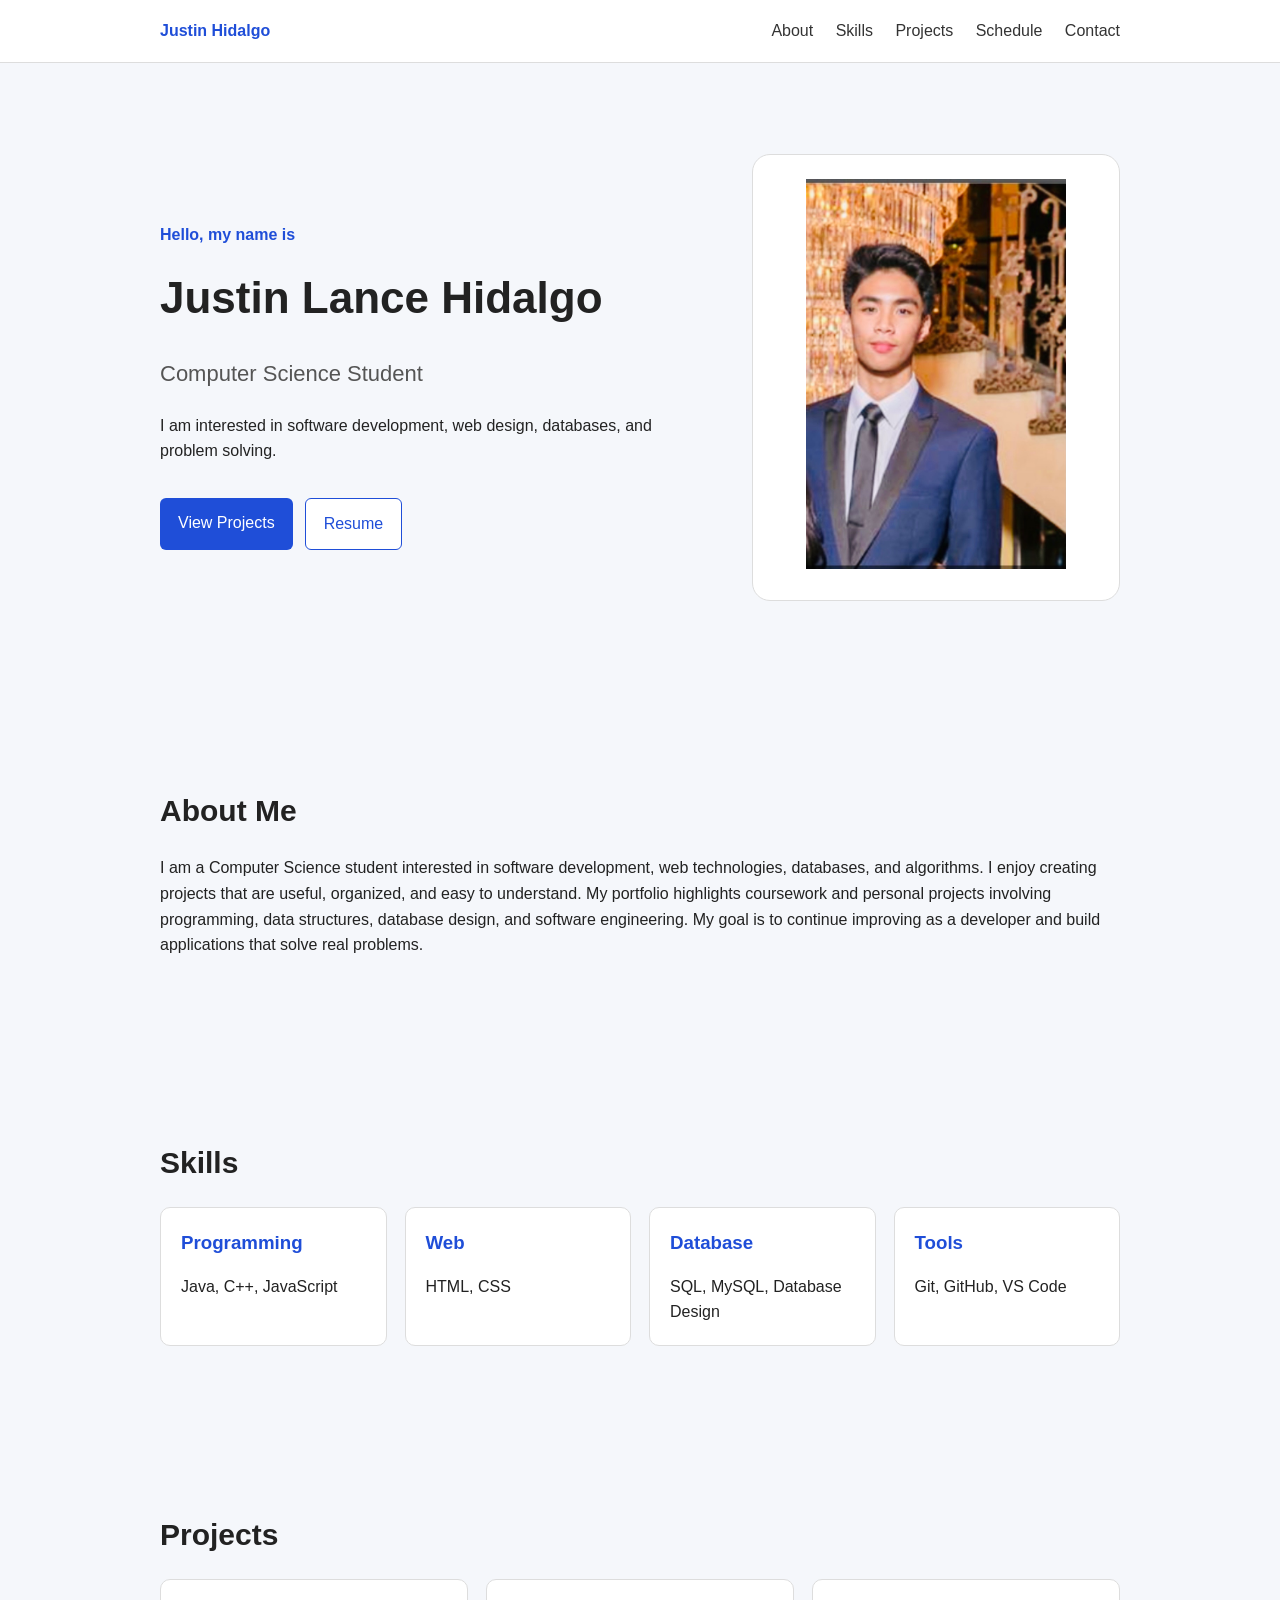
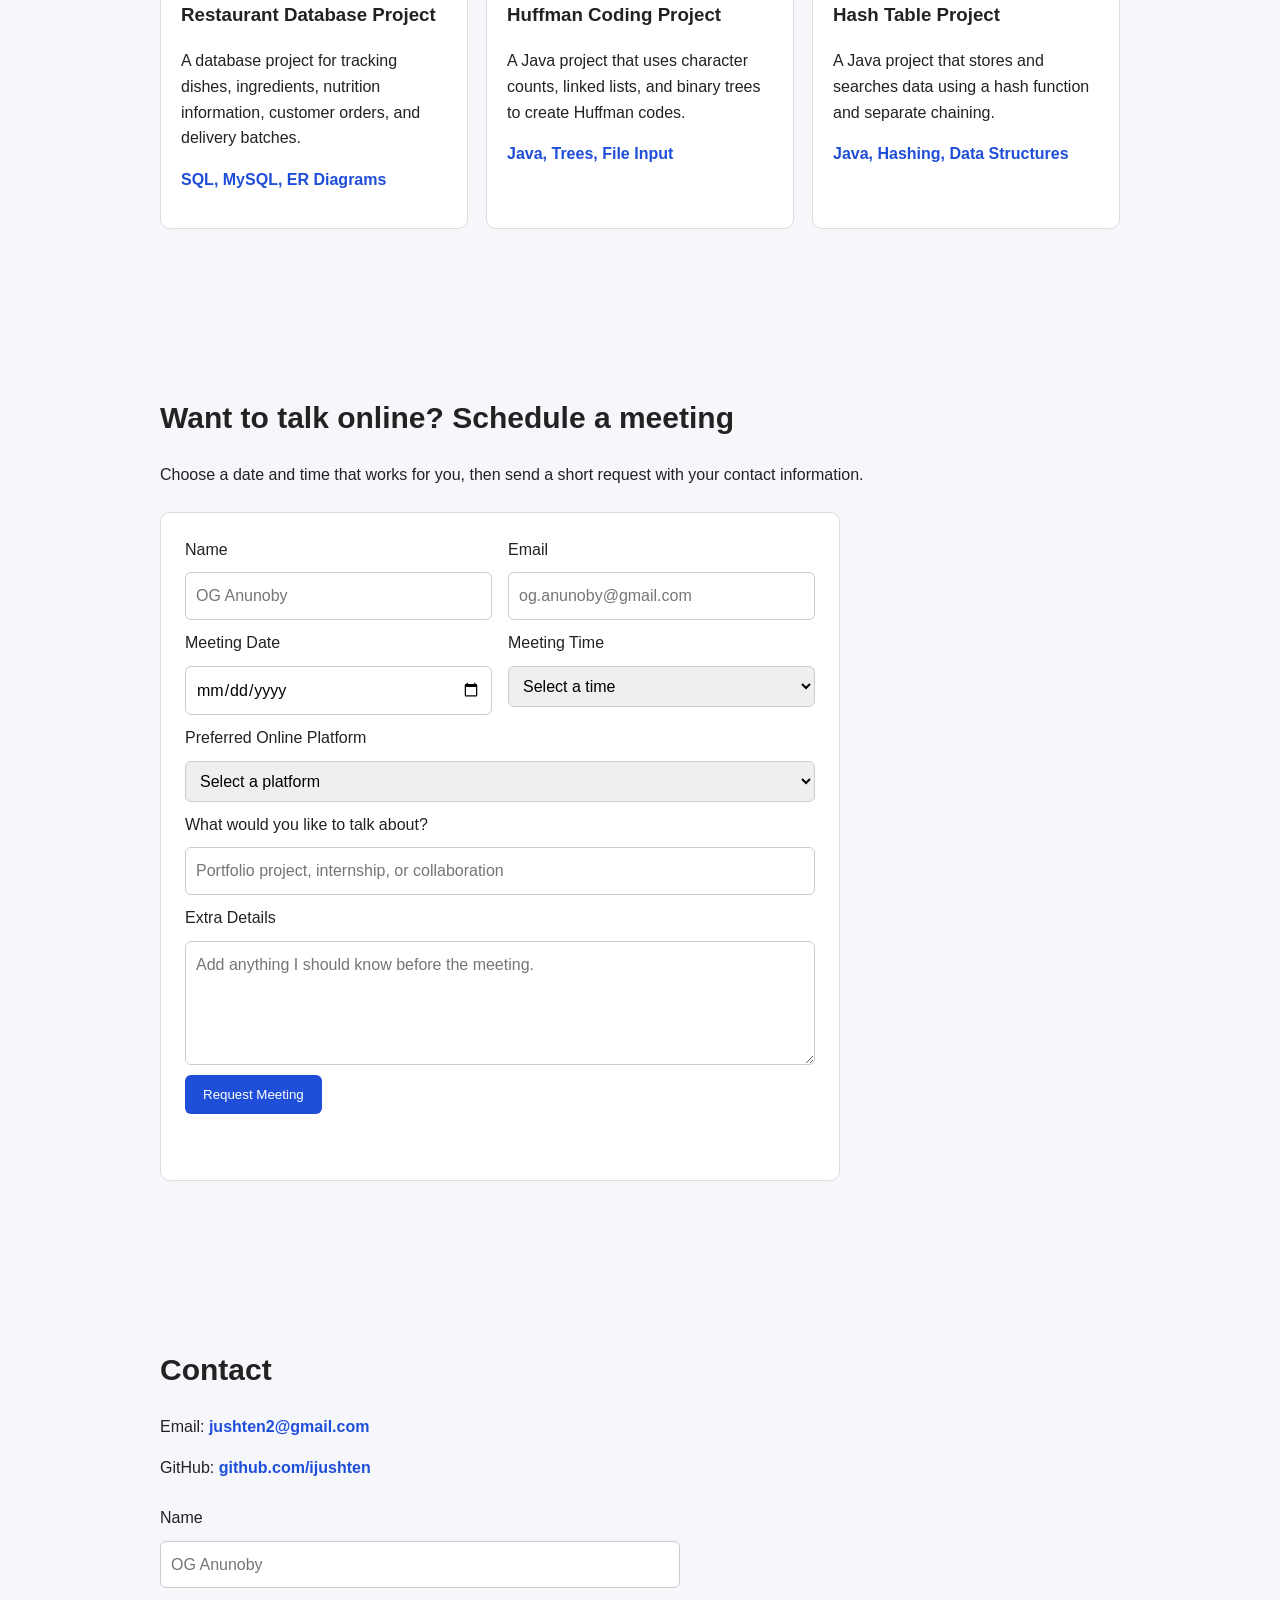
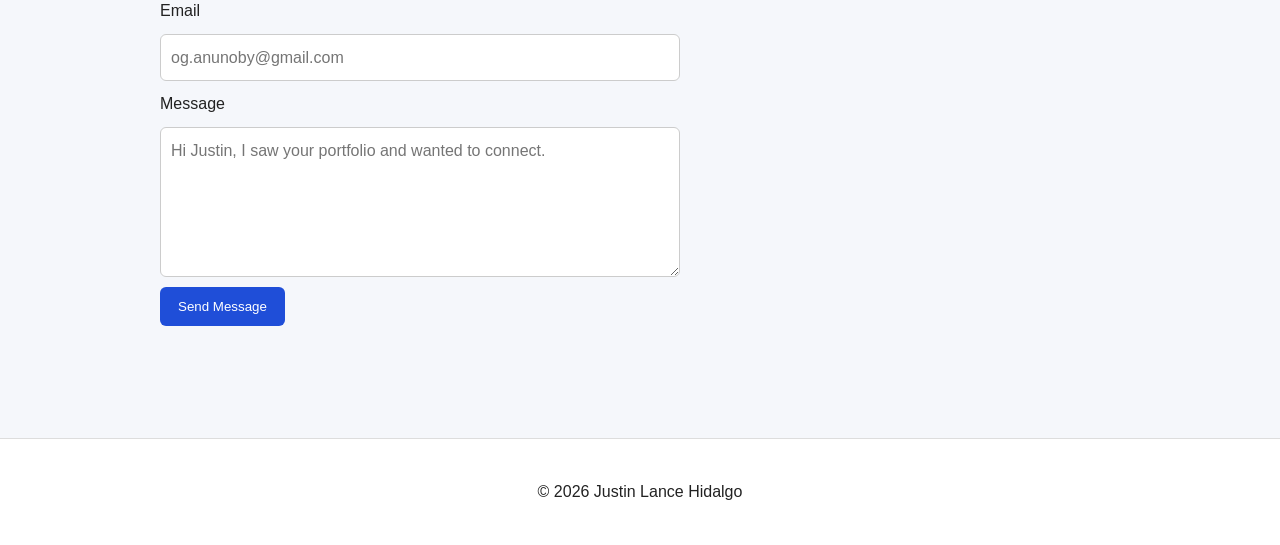
<file: index.html>
<!DOCTYPE html>
<html lang="en">
<head>
    <!-- Basic page setup -->
    <meta charset="UTF-8">
    <meta name="viewport" content="width=device-width, initial-scale=1.0">
    <title>Justin Lance Hidalgo | Portfolio</title>

    <!-- Main stylesheet -->
    <link rel="stylesheet" href="css/style.css">
</head>
<body>
    <!-- Header and navigation menu -->
    <header class="site-header">
        <nav class="navbar">
            <a class="logo" href="#home">Justin Hidalgo</a>
            <button class="menu-button" id="menuButton" type="button">Menu</button>

            <!-- Links to each section of the page -->
            <div class="nav-links" id="navLinks">
                <a href="#about">About</a>
                <a href="#skills">Skills</a>
                <a href="#projects">Projects</a>
                <a href="#schedule">Schedule</a>
                <a href="#contact">Contact</a>
            </div>
        </nav>
    </header>

    <main>
        <!-- Home section with introduction and profile image -->
        <section id="home" class="hero section">
            <div class="hero-text">
                <p class="intro">Hello, my name is</p>
                <h1>Justin Lance Hidalgo</h1>
                <p class="subtitle">Computer Science Student</p>
                <p>I am interested in software development, web design, databases, and problem solving.</p>

                <!-- Main action buttons -->
                <div class="hero-buttons">
                    <a class="button" href="#projects">View Projects</a>
                    <a class="button secondary" href="resume/Justin_Hidalgo_Resume.pdf">Resume</a>
                </div>
            </div>

            <!-- Personal image placeholder or profile picture -->
            <div class="profile-card">
                <img src="images/justin.JPG" alt="Justin Picture">
            </div>
        </section>

        <!-- About section -->
        <section id="about" class="section">
            <h2>About Me</h2>
            <p>I am a Computer Science student interested in software development, web technologies, databases, and algorithms. I enjoy creating projects that are useful, organized, and easy to understand.

My portfolio highlights coursework and personal projects involving programming, data structures, database design, and software engineering. My goal is to continue improving as a developer and build applications that solve real problems.</p>
        </section>

        <!-- Skills section organized by category -->
        <section id="skills" class="section">
            <h2>Skills</h2>
            <div class="skills-grid">
                <article class="skill-card">
                    <h3>Programming</h3>
                    <p>Java, C++, JavaScript</p>
                </article>

                <article class="skill-card">
                    <h3>Web</h3>
                    <p>HTML, CSS</p>
                </article>

                <article class="skill-card">
                    <h3>Database</h3>
                    <p>SQL, MySQL, Database Design</p>
                </article>

                <article class="skill-card">
                    <h3>Tools</h3>
                    <p>Git, GitHub, VS Code</p>
                </article>
            </div>
        </section>

        <!-- Projects section -->
        <section id="projects" class="section">
            <h2>Projects</h2>
            <div class="project-grid">
                <article class="project-card">
                    <h3>Restaurant Database Project</h3>
                    <p>A database project for tracking dishes, ingredients, nutrition information, customer orders, and delivery batches.</p>
                    <p class="tools">SQL, MySQL, ER Diagrams</p>
                </article>

                <article class="project-card">
                    <h3>Huffman Coding Project</h3>
                    <p>A Java project that uses character counts, linked lists, and binary trees to create Huffman codes.</p>
                    <p class="tools">Java, Trees, File Input</p>
                </article>

                <article class="project-card">
                    <h3>Hash Table Project</h3>
                    <p>A Java project that stores and searches data using a hash function and separate chaining.</p>
                    <p class="tools">Java, Hashing, Data Structures</p>
                </article>
            </div>
        </section>

        <!-- Online meeting request section -->
        <section id="schedule" class="section">
            <h2>Want to talk online? Schedule a meeting</h2>
            <p>Choose a date and time that works for you, then send a short request with your contact information.</p>

            <div class="schedule-card">
                <form id="meetingForm" class="meeting-form">
                    <div class="form-row">
                        <div>
                            <label for="meetingName">Name</label>
                            <input type="text" id="meetingName" name="meetingName" placeholder="OG Anunoby">
                        </div>

                        <div>
                            <label for="meetingEmail">Email</label>
                            <input type="email" id="meetingEmail" name="meetingEmail" placeholder="og.anunoby@gmail.com">
                        </div>
                    </div>

                    <div class="form-row">
                        <div>
                            <label for="meetingDate">Meeting Date</label>
                            <input type="date" id="meetingDate" name="meetingDate">
                        </div>

                        <div>
                            <label for="meetingTime">Meeting Time</label>
                            <select id="meetingTime" name="meetingTime">
                                <option value="">Select a time</option>
                                <option value="10:00 AM">10:00 AM</option>
                                <option value="12:00 PM">12:00 PM</option>
                                <option value="2:00 PM">2:00 PM</option>
                                <option value="4:00 PM">4:00 PM</option>
                                <option value="6:00 PM">6:00 PM</option>
                            </select>
                        </div>
                    </div>

                    <label for="meetingPlatform">Preferred Online Platform</label>
                    <select id="meetingPlatform" name="meetingPlatform">
                        <option value="">Select a platform</option>
                        <option value="Google Meet">Google Meet</option>
                        <option value="Zoom">Zoom</option>
                        <option value="Microsoft Teams">Microsoft Teams</option>
                    </select>

                    <label for="meetingTopic">What would you like to talk about?</label>
                    <input type="text" id="meetingTopic" name="meetingTopic" placeholder="Portfolio project, internship, or collaboration">

                    <label for="meetingNotes">Extra Details</label>
                    <textarea id="meetingNotes" name="meetingNotes" rows="4" placeholder="Add anything I should know before the meeting."></textarea>

                    <button type="submit">Request Meeting</button>
                    <p id="meetingMessage"></p>
                </form>
            </div>
        </section>

        <!-- Contact section with clickable links and a contact form -->
        <section id="contact" class="section">
            <h2>Contact</h2>
            <p>Email: <a class="contact-link" href="mailto:jushten2@gmail.com">jushten2@gmail.com</a></p>
            <p>GitHub: <a class="contact-link" href="https://github.com/ijushten" target="_blank" rel="noopener noreferrer">github.com/ijushten</a></p>

            <form id="contactForm" class="contact-form">
                <label for="name">Name</label>
                <input type="text" id="name" name="name" placeholder="OG Anunoby">

                <label for="email">Email</label>
                <input type="email" id="email" name="email" placeholder="og.anunoby@gmail.com">

                <label for="message">Message</label>
                <textarea id="message" name="message" rows="5" placeholder="Hi Justin, I saw your portfolio and wanted to connect."></textarea>

                <button type="submit">Send Message</button>
                <p id="formMessage"></p>
            </form>
        </section>
    </main>

    <!-- Footer -->
    <footer>
        <p>&copy; 2026 Justin Lance Hidalgo</p>
    </footer>

    <!-- Main JavaScript file -->
    <script src="js/script.js"></script>
</body>
</html>
</file>
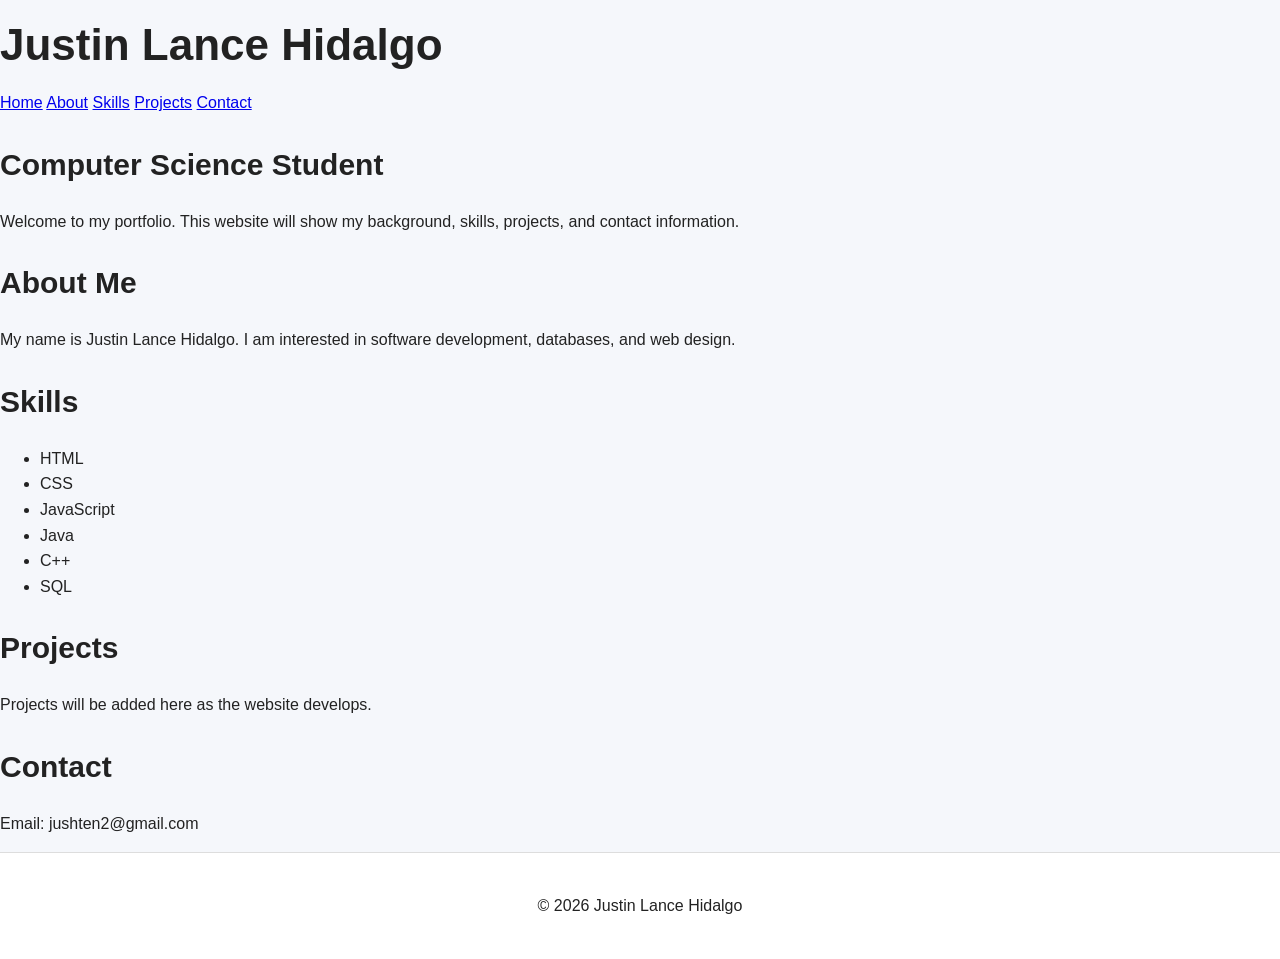
<file: index .html>
<!DOCTYPE html>
<html lang="en">
<head>
    <meta charset="UTF-8">
    <meta name="viewport" content="width=device-width, initial-scale=1.0">
    <title>Justin Lance Hidalgo | Portfolio</title>
    <link rel="stylesheet" href="css/style.css">
</head>
<body>
    <header>
        <h1>Justin Lance Hidalgo</h1>
        <nav>
            <a href="#home">Home</a>
            <a href="#about">About</a>
            <a href="#skills">Skills</a>
            <a href="#projects">Projects</a>
            <a href="#contact">Contact</a>
        </nav>
    </header>

    <main>
        <section id="home">
            <h2>Computer Science Student</h2>
            <p>
                Welcome to my portfolio. This website will show my background,
                skills, projects, and contact information.
            </p>
        </section>

        <section id="about">
            <h2>About Me</h2>
            <p>
                My name is Justin Lance Hidalgo. I am interested in software
                development, databases, and web design.
            </p>
        </section>

        <section id="skills">
            <h2>Skills</h2>
            <ul>
                <li>HTML</li>
                <li>CSS</li>
                <li>JavaScript</li>
                <li>Java</li>
                <li>C++</li>
                <li>SQL</li>
            </ul>
        </section>

        <section id="projects">
            <h2>Projects</h2>
            <p>Projects will be added here as the website develops.</p>
        </section>

        <section id="contact">
            <h2>Contact</h2>
            <p>Email: jushten2@gmail.com</p>
        </section>
    </main>

    <footer>
        <p>© 2026 Justin Lance Hidalgo</p>
    </footer>

    <script src="js/script.js"></script>
</body>
</html>
</file>
<file: css/style.css>
/* Makes padding and borders easier to calculate */
* {
    box-sizing: border-box;
}

/* Main page style */
body {
    margin: 0;
    font-family: Arial, Helvetica, sans-serif;
    color: #222;
    background: #f5f7fb;
    line-height: 1.6;
}

/* Sticky header at the top of the page */
.site-header {
    background: white;
    border-bottom: 1px solid #ddd;
    position: sticky;
    top: 0;
    z-index: 10;
}

/* Navigation layout */
.navbar {
    max-width: 1000px;
    margin: 0 auto;
    padding: 18px 20px;
    display: flex;
    justify-content: space-between;
    align-items: center;
}

.logo {
    font-weight: bold;
    color: #1f4ed8;
    text-decoration: none;
}

.nav-links a {
    margin-left: 18px;
    color: #333;
    text-decoration: none;
}

.nav-links a:hover {
    color: #1f4ed8;
}

/* Hidden on desktop, shown on smaller screens */
.menu-button {
    display: none;
    padding: 8px 12px;
    background: white;
    border: 1px solid #ccc;
    border-radius: 6px;
    cursor: pointer;
}

/* Reusable section spacing */
.section {
    max-width: 1000px;
    margin: 0 auto;
    padding: 70px 20px;
}

/* Hero section layout */
.hero {
    min-height: 70vh;
    display: grid;
    grid-template-columns: 1.5fr 1fr;
    gap: 40px;
    align-items: center;
}

.intro {
    color: #1f4ed8;
    font-weight: bold;
}

/* Headings */
h1 {
    font-size: 44px;
    margin: 10px 0;
}

h2 {
    font-size: 30px;
    margin-bottom: 20px;
}

h3 {
    margin-top: 0;
}

.subtitle {
    font-size: 22px;
    color: #555;
}

/* Buttons in the hero section */
.hero-buttons {
    display: flex;
    gap: 12px;
    flex-wrap: wrap;
}

.button {
    display: inline-block;
    margin-top: 18px;
    padding: 12px 18px;
    background: #1f4ed8;
    color: white;
    text-decoration: none;
    border-radius: 6px;
}

.button.secondary {
    background: white;
    color: #1f4ed8;
    border: 1px solid #1f4ed8;
}

/* Profile image card */
.profile-card {
    background: white;
    border: 1px solid #ddd;
    border-radius: 18px;
    padding: 24px;
    text-align: center;
}

.profile-card img {
    width: 100%;
    max-width: 260px;
}

/* Skills cards */
.skills-grid {
    display: grid;
    grid-template-columns: repeat(4, 1fr);
    gap: 18px;
}

.skill-card {
    background: white;
    border: 1px solid #ddd;
    border-radius: 10px;
    padding: 20px;
}

.skill-card h3 {
    color: #1f4ed8;
    margin-bottom: 8px;
}

.skill-card p {
    margin-bottom: 0;
}

/* Project cards */
.project-grid {
    display: grid;
    grid-template-columns: repeat(3, 1fr);
    gap: 18px;
}

.project-card {
    background: white;
    border: 1px solid #ddd;
    border-radius: 10px;
    padding: 20px;
}

.tools {
    color: #1f4ed8;
    font-weight: bold;
}

/* Meeting request card */
.schedule-card {
    max-width: 680px;
    margin-top: 24px;
    background: white;
    border: 1px solid #ddd;
    border-radius: 10px;
    padding: 24px;
}

/* Form layouts */
.contact-form,
.meeting-form {
    max-width: 520px;
    margin-top: 24px;
    display: flex;
    flex-direction: column;
    gap: 10px;
}

.meeting-form {
    max-width: 100%;
    margin-top: 0;
}

.form-row {
    display: grid;
    grid-template-columns: 1fr 1fr;
    gap: 16px;
}

.form-row div {
    display: flex;
    flex-direction: column;
    gap: 10px;
}

/* Form fields */
.contact-form input,
.contact-form textarea,
.meeting-form input,
.meeting-form select,
.meeting-form textarea {
    font: inherit;
    padding: 10px;
    border: 1px solid #ccc;
    border-radius: 6px;
}

/* Form buttons */
.contact-form button,
.meeting-form button {
    width: fit-content;
    padding: 12px 18px;
    background: #1f4ed8;
    color: white;
    border: none;
    border-radius: 6px;
    cursor: pointer;
}

/* Contact links */
.contact-link {
    color: #1f4ed8;
    font-weight: bold;
    text-decoration: none;
}

.contact-link:hover {
    text-decoration: underline;
}

/* Messages shown after forms are submitted */
#formMessage,
#meetingMessage {
    font-weight: bold;
}

/* Footer */
footer {
    text-align: center;
    padding: 24px;
    background: white;
    border-top: 1px solid #ddd;
}

/* Mobile layout changes */
@media (max-width: 750px) {
    .navbar {
        align-items: flex-start;
        flex-wrap: wrap;
    }

    .menu-button {
        display: block;
    }

    .nav-links {
        display: none;
        width: 100%;
        margin-top: 12px;
    }

    .nav-links.show {
        display: flex;
        flex-direction: column;
        gap: 10px;
    }

    .nav-links a {
        margin-left: 0;
    }

    .hero {
        grid-template-columns: 1fr;
    }

    .skills-grid,
    .project-grid {
        grid-template-columns: 1fr;
    }

    .form-row {
        grid-template-columns: 1fr;
    }
}
</file>
